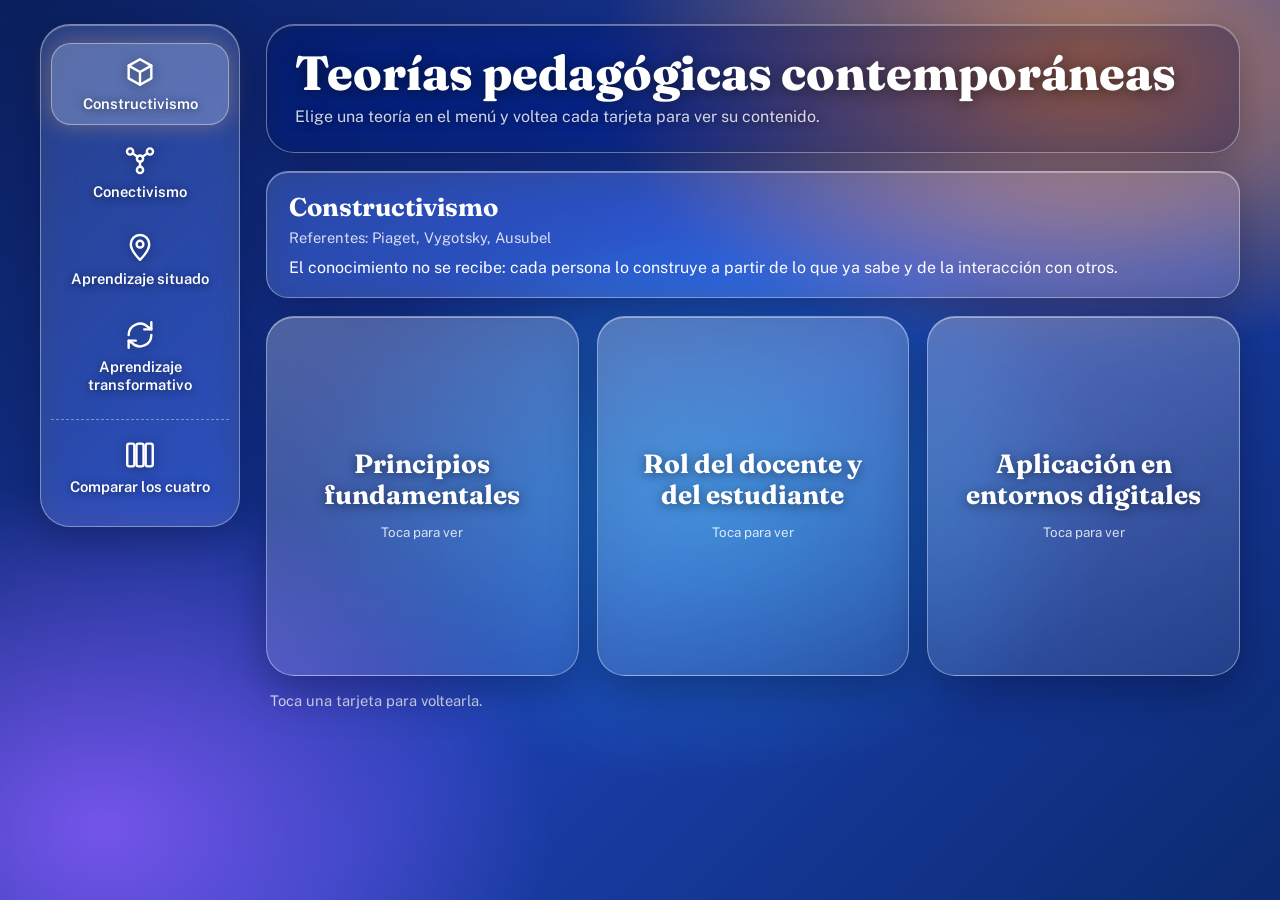
<file: index.html>
<!DOCTYPE html>
<html lang="es">
<head>
<meta charset="utf-8">
<meta name="viewport" content="width=device-width, initial-scale=1, viewport-fit=cover">
<title>Teorías pedagógicas contemporáneas: organizador comparativo</title>
<link rel="stylesheet" href="https://fonts.googleapis.com/css2?family=Fraunces:wght@600;800&family=Public+Sans:wght@400;500;600&display=swap">
<link rel="stylesheet" href="styles.css">
</head>
<body>
<div class="layout">
  <nav class="dock glass" id="dock" aria-label="Teorías pedagógicas"></nav>
  <main>
    <header class="title glass">
      <h1>Teorías pedagógicas contemporáneas</h1>
      <p>Elige una teoría en el menú y voltea cada tarjeta para ver su contenido.</p>
    </header>
    <section id="detalle">
      <div class="head glass">
        <h2 id="nombre"></h2>
        <p class="au" id="autores"></p>
        <p class="idea" id="idea"></p>
      </div>
      <div class="grid" id="grid"></div>
      <p class="hint">Toca una tarjeta para voltearla.</p>
    </section>
    <section id="comparativo" class="hidden" aria-label="Tabla comparativa">
      <div class="tablewrap glass"><table id="tabla"></table></div>
    </section>
  </main>
</div>

<script src="script.js"></script>
</body>
</html>
</file>
<file: styles.css>
:root{color-scheme:dark;--glass:rgba(255,255,255,.14);--glass-strong:rgba(255,255,255,.24);--edge:rgba(255,255,255,.38);--ink:#fff;--soft:rgba(255,255,255,.82);--glow:#ffb35c;
box-sizing:border-box;padding-top:env(safe-area-inset-top,0px);padding-bottom:env(safe-area-inset-bottom,0px)}
html{scroll-padding-top:env(safe-area-inset-top,0px)}
*{box-sizing:border-box}
body{margin:0;min-height:100vh;color:var(--ink);font-family:"Public Sans",system-ui,sans-serif;line-height:1.55;
background:radial-gradient(55% 45% at 85% 8%,rgba(255,154,60,.75),transparent 70%),radial-gradient(50% 55% at 8% 92%,rgba(140,92,255,.8),transparent 70%),radial-gradient(45% 45% at 55% 55%,rgba(31,182,255,.5),transparent 70%),linear-gradient(135deg,#0a1f5c,#1b3fae 55%,#0b2a6f);background-attachment:fixed}
button{font:inherit;color:inherit;cursor:pointer}
:focus-visible{outline:3px solid var(--glow);outline-offset:3px}
.glass{background:var(--glass);border:1px solid var(--edge);backdrop-filter:blur(18px) saturate(140%);-webkit-backdrop-filter:blur(18px) saturate(140%);box-shadow:0 10px 40px rgba(5,10,50,.35),inset 0 1px 0 rgba(255,255,255,.35)}
.layout{display:grid;grid-template-columns:200px 1fr;gap:26px;max-width:1240px;margin:0 auto;padding:24px 20px 40px}

/* Menú lateral */
.dock{align-self:start;position:sticky;top:20px;border-radius:30px;padding:18px 10px;display:flex;flex-direction:column;gap:6px}
.item{background:none;border:0;display:flex;flex-direction:column;align-items:center;gap:6px;padding:12px 8px;border-radius:20px;text-align:center;transition:transform .25s ease,background .25s;transform-origin:center}
.item svg{width:34px;height:34px;fill:none;stroke:#fff;stroke-width:1.7;stroke-linecap:round;stroke-linejoin:round;filter:drop-shadow(0 2px 6px rgba(0,0,0,.4));transition:transform .25s}
.item span{font-weight:600;font-size:.92rem;line-height:1.2;text-shadow:0 1px 8px rgba(0,0,0,.55);transition:font-size .25s}
.item:hover,.item:focus-visible{transform:scale(1.14);background:rgba(255,255,255,.12)}
.item:hover svg,.item:focus-visible svg{transform:scale(1.35) translateY(-2px)}
.item:hover span,.item:focus-visible span{font-size:1.02rem}
.item[aria-pressed="true"]{background:var(--glass-strong);box-shadow:inset 0 0 0 1px var(--edge),0 0 22px rgba(255,179,92,.35)}
.item.cmp{margin-top:8px;border-top:1px dashed var(--edge);border-radius:0 0 20px 20px;padding-top:18px}

/* Contenido */
.title{border-radius:28px;padding:22px 28px;margin-bottom:18px;background:rgba(6,18,70,.38)}
h1{font-family:Fraunces,Georgia,serif;font-weight:800;font-size:clamp(1.8rem,4.6vw,3rem);line-height:1.08;margin:0;text-shadow:0 2px 16px rgba(0,0,0,.55)}
.title p{margin:6px 0 0;color:var(--soft);text-shadow:0 1px 8px rgba(0,0,0,.5)}
.head{border-radius:22px;padding:16px 22px;margin-bottom:18px}
.head h2{font-family:Fraunces,Georgia,serif;font-size:1.6rem;margin:0}
.head .au{margin:0 0 6px;color:var(--soft);font-size:.92rem}
.head .idea{margin:0}
.grid{display:grid;grid-template-columns:repeat(3,1fr);gap:18px}
.flip{perspective:1000px;padding:0;border:0;background:none;height:360px;text-align:left;transition:transform .3s ease;border-radius:28px}
.flip:hover,.flip:focus-visible{transform:scale(1.045)}
.face{position:relative;width:100%;height:100%;transition:transform .6s;transform-style:preserve-3d}
.flip[aria-pressed="true"] .face{transform:rotateY(180deg)}
.side{position:absolute;inset:0;border-radius:28px;backface-visibility:hidden;-webkit-backface-visibility:hidden;padding:26px;display:flex;flex-direction:column;justify-content:center;
border:1px solid var(--edge);box-shadow:0 14px 44px rgba(5,10,50,.4),inset 0 1px 0 rgba(255,255,255,.4)}
.front{align-items:center;text-align:center;background:linear-gradient(160deg,rgba(255,255,255,.26),rgba(255,255,255,.08))}
.front b{font-family:Fraunces,Georgia,serif;font-size:1.65rem;line-height:1.15;text-shadow:0 2px 12px rgba(0,0,0,.5)}
.front small{margin-top:12px;color:var(--soft)}
.back{transform:rotateY(180deg);background:rgba(8,20,80,.62);justify-content:flex-start;overflow:auto}
.back h3{font-family:Fraunces,Georgia,serif;margin:0 0 10px;font-size:1.2rem}
.back ul{margin:0;padding-left:20px}.back li{margin-bottom:8px}
.blur{position:absolute;inset:0;border-radius:28px;backdrop-filter:blur(16px);-webkit-backdrop-filter:blur(16px);pointer-events:none}
.hint{color:var(--soft);font-size:.92rem;margin:14px 4px 0}
.tablewrap{border-radius:24px;overflow-x:auto}
table{border-collapse:collapse;width:100%;min-width:900px;font-size:.95rem}
th,td{padding:14px 16px;text-align:left;vertical-align:top;border-bottom:1px solid var(--edge)}
thead th{font-family:Fraunces,Georgia,serif;font-size:1.05rem;background:rgba(255,255,255,.12)}
tbody th{width:150px;background:rgba(255,255,255,.08)}
ul.t{margin:0;padding-left:18px}
tr:last-child th,tr:last-child td{border-bottom:0}
.hidden{display:none}

@media (max-width:900px){
 .layout{grid-template-columns:1fr;padding-bottom:130px}
 .dock{position:fixed;left:10px;right:10px;bottom:calc(10px + env(safe-area-inset-bottom,0px));top:auto;flex-direction:row;overflow-x:auto;border-radius:24px;padding:8px;z-index:5}
 .item{min-width:92px;flex:1}.item svg{width:26px;height:26px}.item span{font-size:.75rem}
 .item.cmp{margin:0;border:0;padding-top:12px}
 .grid{grid-template-columns:1fr}.flip{height:300px}
}
@media (prefers-reduced-motion:reduce){.face,.item,.item svg,.flip{transition:none}}
</file>
